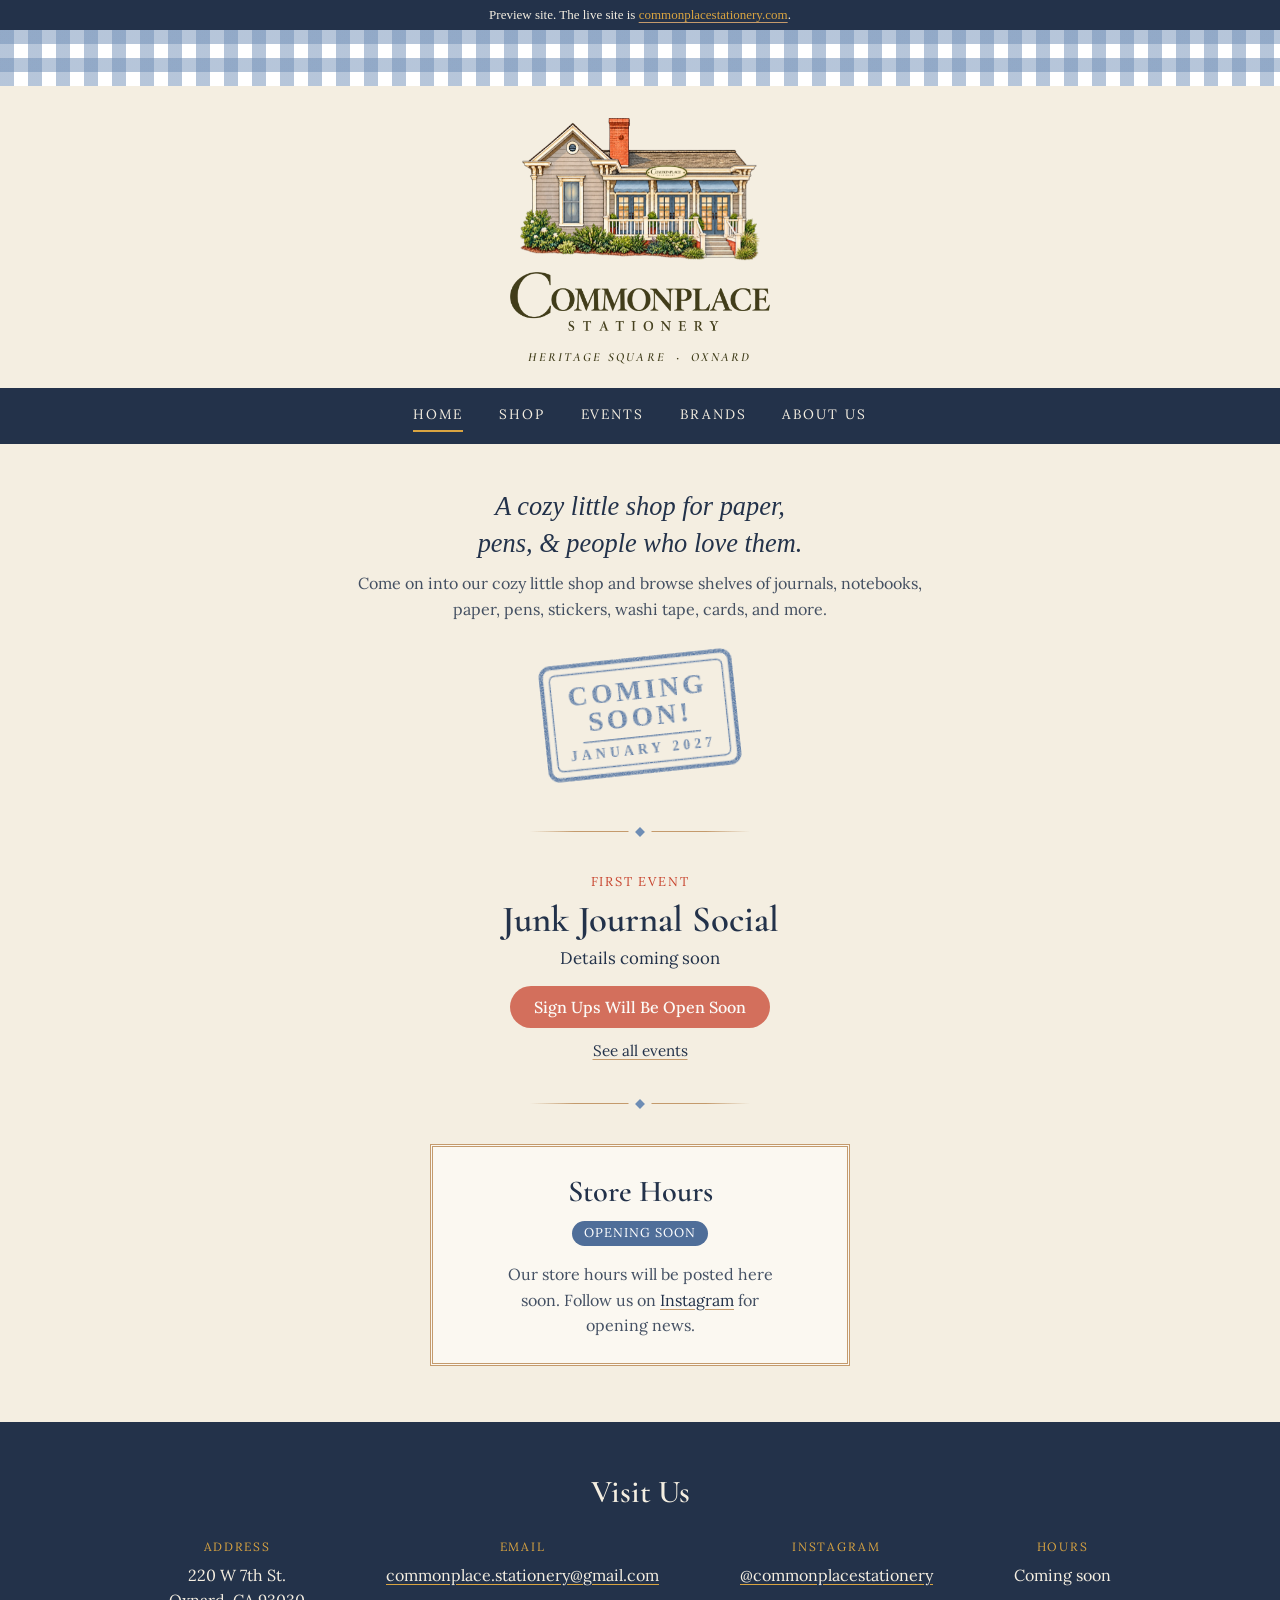
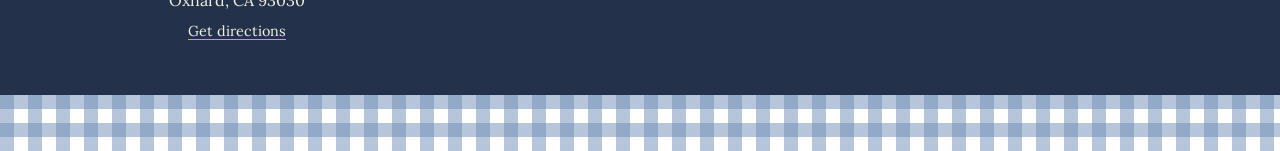
<file: index.html>
<!doctype html>
<html lang="en">
<head>
  <meta name="robots" content="noindex, nofollow">
  <meta charset="utf-8">
  <meta name="viewport" content="width=device-width, initial-scale=1, viewport-fit=cover">
  <meta name="claude:viewport-fit-sides" content="cover">
  <title>Commonplace Stationery</title>
  <meta name="description" content="A cozy little shop for paper, pens, &amp; people who love them. Journals, stickers, washi tape, pens and more at 220 W 7th St. in Oxnard, CA.">
  <link rel="icon" href="favicon.ico" sizes="any">
  <link rel="icon" href="assets/img/favicon-32.png" type="image/png" sizes="32x32">
  <link rel="apple-touch-icon" href="assets/img/apple-touch-icon.png">
  <meta name="theme-color" content="#23324A">
  <meta property="og:type" content="website">
  <meta property="og:site_name" content="Commonplace Stationery">
  <meta property="og:title" content="Commonplace Stationery">
  <meta property="og:description" content="A cozy little shop for paper, pens, &amp; people who love them. Journals, stickers, washi tape, pens and more at 220 W 7th St. in Oxnard, CA.">
  <meta property="og:url" content="https://commonplacestationery.com/">
  <meta property="og:image" content="https://commonplacestationery.com/assets/img/share.jpg">
  <meta property="og:image:width" content="1200">
  <meta property="og:image:height" content="630">
  <meta property="og:image:alt" content="Illustration of the Commonplace Stationery shop with the wordmark and tagline.">
  <meta name="twitter:card" content="summary_large_image">
  <link rel="preconnect" href="https://fonts.googleapis.com">
  <link rel="preconnect" href="https://fonts.gstatic.com" crossorigin>
  <link rel="stylesheet" href="https://fonts.googleapis.com/css2?family=Cormorant+Garamond:ital,wght@0,500;0,600;1,600&family=IM+Fell+English:ital@1&family=Lora:ital,wght@0,400;0,500;1,400&display=swap">
  <link rel="stylesheet" href="css/styles.css">
</head>
<body>
  <div style="background:#23324A;color:#F4EEE1;text-align:center;font:500 13px/1.4 Georgia,serif;padding:6px max(16px,env(safe-area-inset-left,0px))">Preview site. The live site is <a href="https://commonplacestationery.com" style="color:#D9A441">commonplacestationery.com</a>.</div>
  <div class="gingham" aria-hidden="true"></div>
  <header class="site-header">
      <img class="storefront" src="assets/img/storefront.webp" width="1522" height="901"
           alt="Illustration of the Commonplace shop: a grey clapboard cottage with a red brick chimney, blue awnings over glass doors, and a white porch framed by shrubs.">
      <h1 class="wordmark"><img src="assets/img/wordmark.webp" width="1769" height="401" alt="Commonplace Stationery"></h1>
      <p class="locale">Heritage Square <span aria-hidden="true">·</span> Oxnard</p>
  </header>
  <nav class="site-nav" aria-label="Main">
    <a href="index.html" aria-current="page">Home</a>
    <a href="shop.html">Shop</a>
    <a href="events.html">Events</a>
    <a href="brands.html">Brands</a>
    <a href="about.html">About Us</a>
  </nav>
  <main class="home">
    <div class="intro">
      <p class="tagline">A cozy little shop for paper, pens, &amp; people who love them.</p>
      <p class="intro-text">Come on into our cozy little shop and browse shelves of journals, notebooks, paper, pens, stickers, washi tape, cards, and more.</p>
      <img class="coming-soon" src="assets/img/coming-soon.svg" width="320" height="220" alt="Coming soon! January 2027">
    </div>

    <hr class="divider">

    <section class="workshop" id="workshop" aria-labelledby="workshop-title">
      <p class="eyebrow">First Event</p>
      <h2 class="workshop-name" id="workshop-title">Junk Journal Social</h2>
      <p class="workshop-date">Details coming soon</p>
      <button class="button" type="button" data-signup="" data-event="Junk Journal Social" data-event-id="junk-journal-social-2027-01-14" data-open-label="Sign Up for Our First Event" disabled>Sign Ups Will Be Open Soon</button>
      <p class="spots-note" data-spots-for="junk-journal-social-2027-01-14" hidden>Limited spots available!</p>
      <a class="text-link" href="events.html">See all events</a>
    </section>

    <hr class="divider">

    <section class="hours" aria-labelledby="hours-title">
      <h2 id="hours-title">Store Hours</h2>
      <p class="open-status is-soon">Opening Soon</p>
      <!-- Hours are hidden until opening. The full weekly table is in git history
           (commit "List store hours one day per line") and js/hours.js. -->
      <p class="hours-soon">Our store hours will be posted here soon. Follow us on <a href="https://www.instagram.com/commonplacestationery/" target="_blank" rel="noopener">Instagram</a> for opening news.</p>
    </section>
  </main>
  <footer class="site-footer" aria-labelledby="visit-title">
    <div class="footer-inner">
      <h2 id="visit-title">Visit Us</h2>
      <div class="footer-cols">
        <div class="footer-item">
          <p class="footer-label">Address</p>
          <address>220 W 7th St.<br>Oxnard, CA 93030</address>
          <a class="footer-link" href="https://www.google.com/maps/search/?api=1&amp;query=220+W+7th+St%2C+Oxnard%2C+CA+93030" target="_blank" rel="noopener">Get directions</a>
        </div>
        <div class="footer-item">
          <p class="footer-label">Email</p>
          <p><a href="mailto:commonplace.stationery@gmail.com">commonplace.stationery@<wbr>gmail.com</a></p>
        </div>
        <div class="footer-item">
          <p class="footer-label">Instagram</p>
          <p><a href="https://www.instagram.com/commonplacestationery/" target="_blank" rel="noopener">@commonplacestationery</a></p>
        </div>
        <div class="footer-item">
          <p class="footer-label">Hours</p>
          <p>Coming soon</p>
        </div>
      </div>
    </div>
  </footer>
  <div class="gingham" aria-hidden="true"></div>

  <dialog class="signup" id="signup-dialog" aria-labelledby="signup-title">
    <form class="signup-form" id="signup-form" novalidate>
      <h2 id="signup-title">Workshop Sign-Up</h2>
      <p class="signup-when" id="signup-when" hidden></p>
      <label for="signup-name">Name</label>
      <input id="signup-name" name="name" type="text" autocomplete="name" required>
      <label for="signup-email">Email</label>
      <input id="signup-email" name="email" type="email" autocomplete="email" required>
      <label for="signup-seats">Seats</label>
      <select id="signup-seats" name="seats">
        <option>1</option><option>2</option><option>3</option><option>4</option>
      </select>
      <p class="signup-error" id="signup-error" role="alert" hidden></p>
      <div class="signup-actions">
        <button class="button button--quiet" type="button" id="signup-cancel">Cancel</button>
        <button class="button" type="submit">Save My Seat</button>
      </div>
    </form>
    <div class="signup-done" id="signup-done" hidden>
      <h2>You're on the list</h2>
      <p id="signup-done-msg">We'll email you the date and time once they're set.</p>
      <button class="button" type="button" id="signup-close">Done</button>
    </div>
  </dialog>
  <script src="js/config.js"></script>
  <script src="js/workshop.js"></script>
</body>
</html>
</file>
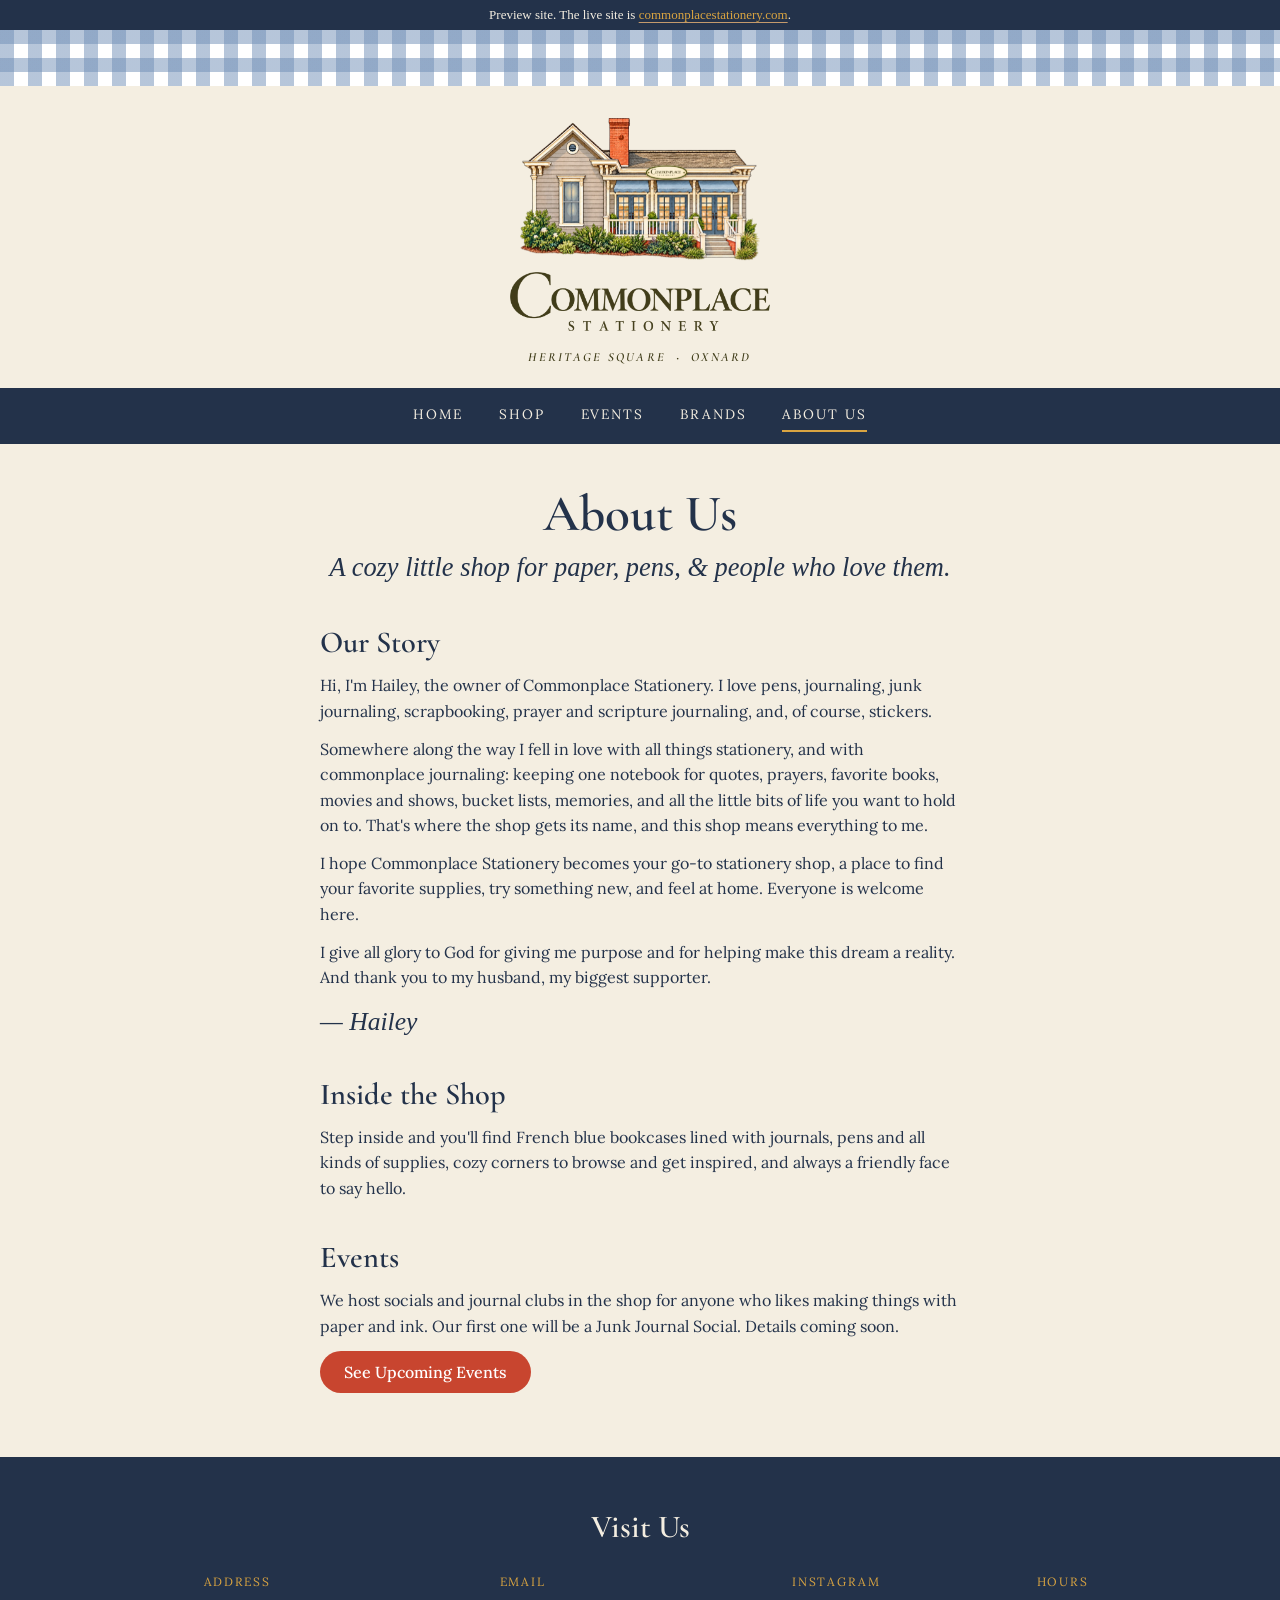
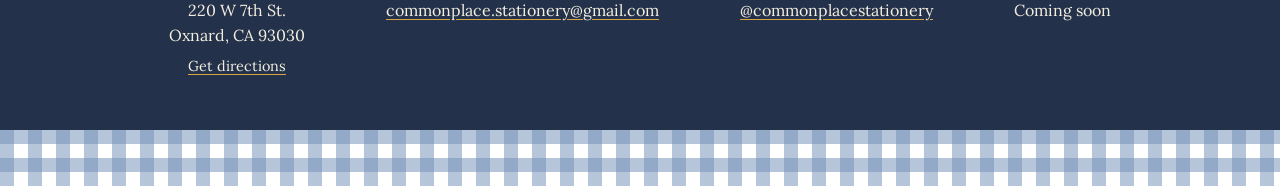
<file: about.html>
<!doctype html>
<html lang="en">
<head>
  <meta name="robots" content="noindex, nofollow">
  <meta charset="utf-8">
  <meta name="viewport" content="width=device-width, initial-scale=1, viewport-fit=cover">
  <meta name="claude:viewport-fit-sides" content="cover">
  <title>About Us · Commonplace Stationery</title>
  <meta name="description" content="The story behind Commonplace Stationery, a friendly neighborhood stationery shop.">
  <link rel="icon" href="favicon.ico" sizes="any">
  <link rel="icon" href="assets/img/favicon-32.png" type="image/png" sizes="32x32">
  <link rel="apple-touch-icon" href="assets/img/apple-touch-icon.png">
  <meta name="theme-color" content="#23324A">
  <meta property="og:type" content="website">
  <meta property="og:site_name" content="Commonplace Stationery">
  <meta property="og:title" content="About Us · Commonplace Stationery">
  <meta property="og:description" content="A cozy little shop for paper, pens, &amp; people who love them. Journals, stickers, washi tape, pens and more at 220 W 7th St. in Oxnard, CA.">
  <meta property="og:url" content="https://commonplacestationery.com/about">
  <meta property="og:image" content="https://commonplacestationery.com/assets/img/share.jpg">
  <meta property="og:image:width" content="1200">
  <meta property="og:image:height" content="630">
  <meta property="og:image:alt" content="Illustration of the Commonplace Stationery shop with the wordmark and tagline.">
  <meta name="twitter:card" content="summary_large_image">
  <link rel="preconnect" href="https://fonts.googleapis.com">
  <link rel="preconnect" href="https://fonts.gstatic.com" crossorigin>
  <link rel="stylesheet" href="https://fonts.googleapis.com/css2?family=Cormorant+Garamond:ital,wght@0,500;0,600;1,600&family=IM+Fell+English:ital@1&family=Lora:ital,wght@0,400;0,500;1,400&display=swap">
  <link rel="stylesheet" href="css/styles.css">
</head>
<body>
  <div style="background:#23324A;color:#F4EEE1;text-align:center;font:500 13px/1.4 Georgia,serif;padding:6px max(16px,env(safe-area-inset-left,0px))">Preview site. The live site is <a href="https://commonplacestationery.com" style="color:#D9A441">commonplacestationery.com</a>.</div>
  <div class="gingham" aria-hidden="true"></div>
  <header class="site-header">
      <img class="storefront" src="assets/img/storefront.webp" width="1522" height="901"
           alt="Illustration of the Commonplace shop: a grey clapboard cottage with a red brick chimney, blue awnings over glass doors, and a white porch framed by shrubs.">
      <a class="wordmark" href="index.html"><img src="assets/img/wordmark.webp" width="1769" height="401" alt="Commonplace Stationery, home"></a>
      <p class="locale">Heritage Square <span aria-hidden="true">·</span> Oxnard</p>
  </header>
  <nav class="site-nav" aria-label="Main">
    <a href="index.html">Home</a>
    <a href="shop.html">Shop</a>
    <a href="events.html">Events</a>
    <a href="brands.html">Brands</a>
    <a href="about.html" aria-current="page">About Us</a>
  </nav>
  <main class="page">
    <header class="page-header">
      <h1>About Us</h1>
      <p class="tagline">A cozy little shop for paper, pens, &amp; people who love them.</p>
    </header>

    <section class="prose" aria-labelledby="story-title">
      <h2 id="story-title">Our Story</h2>
      <p>Hi, I'm Hailey, the owner of Commonplace Stationery. I love pens, journaling, junk journaling, scrapbooking, prayer and scripture journaling, and, of course, stickers.</p>
      <p>Somewhere along the way I fell in love with all things stationery, and with commonplace journaling: keeping one notebook for quotes, prayers, favorite books, movies and shows, bucket lists, memories, and all the little bits of life you want to hold on to. That's where the shop gets its name, and this shop means everything to me.</p>
      <p>I hope Commonplace Stationery becomes your go-to stationery shop, a place to find your favorite supplies, try something new, and feel at home. Everyone is welcome here.</p>
      <p>I give all glory to God for giving me purpose and for helping make this dream a reality. And thank you to my husband, my biggest supporter.</p>
      <p class="signature">Hailey</p>
    </section>

    <section class="prose" aria-labelledby="shop-title">
      <h2 id="shop-title">Inside the Shop</h2>
      <p>Step inside and you'll find French blue bookcases lined with journals, pens and all kinds of supplies, cozy corners to browse and get inspired, and always a friendly face to say hello.</p>
    </section>

    <section class="prose" aria-labelledby="workshops-title">
      <h2 id="workshops-title">Events</h2>
      <p>We host socials and journal clubs in the shop for anyone who likes making things with paper and ink. Our first one will be a Junk Journal Social. Details coming soon.</p>
      <p><a class="button" href="events.html">See Upcoming Events</a></p>
    </section>
  </main>
  <footer class="site-footer" aria-labelledby="visit-title">
    <div class="footer-inner">
      <h2 id="visit-title">Visit Us</h2>
      <div class="footer-cols">
        <div class="footer-item">
          <p class="footer-label">Address</p>
          <address>220 W 7th St.<br>Oxnard, CA 93030</address>
          <a class="footer-link" href="https://www.google.com/maps/search/?api=1&amp;query=220+W+7th+St%2C+Oxnard%2C+CA+93030" target="_blank" rel="noopener">Get directions</a>
        </div>
        <div class="footer-item">
          <p class="footer-label">Email</p>
          <p><a href="mailto:commonplace.stationery@gmail.com">commonplace.stationery@<wbr>gmail.com</a></p>
        </div>
        <div class="footer-item">
          <p class="footer-label">Instagram</p>
          <p><a href="https://www.instagram.com/commonplacestationery/" target="_blank" rel="noopener">@commonplacestationery</a></p>
        </div>
        <div class="footer-item">
          <p class="footer-label">Hours</p>
          <p>Coming soon</p>
        </div>
      </div>
    </div>
  </footer>
  <div class="gingham" aria-hidden="true"></div>
</body>
</html>
</file>
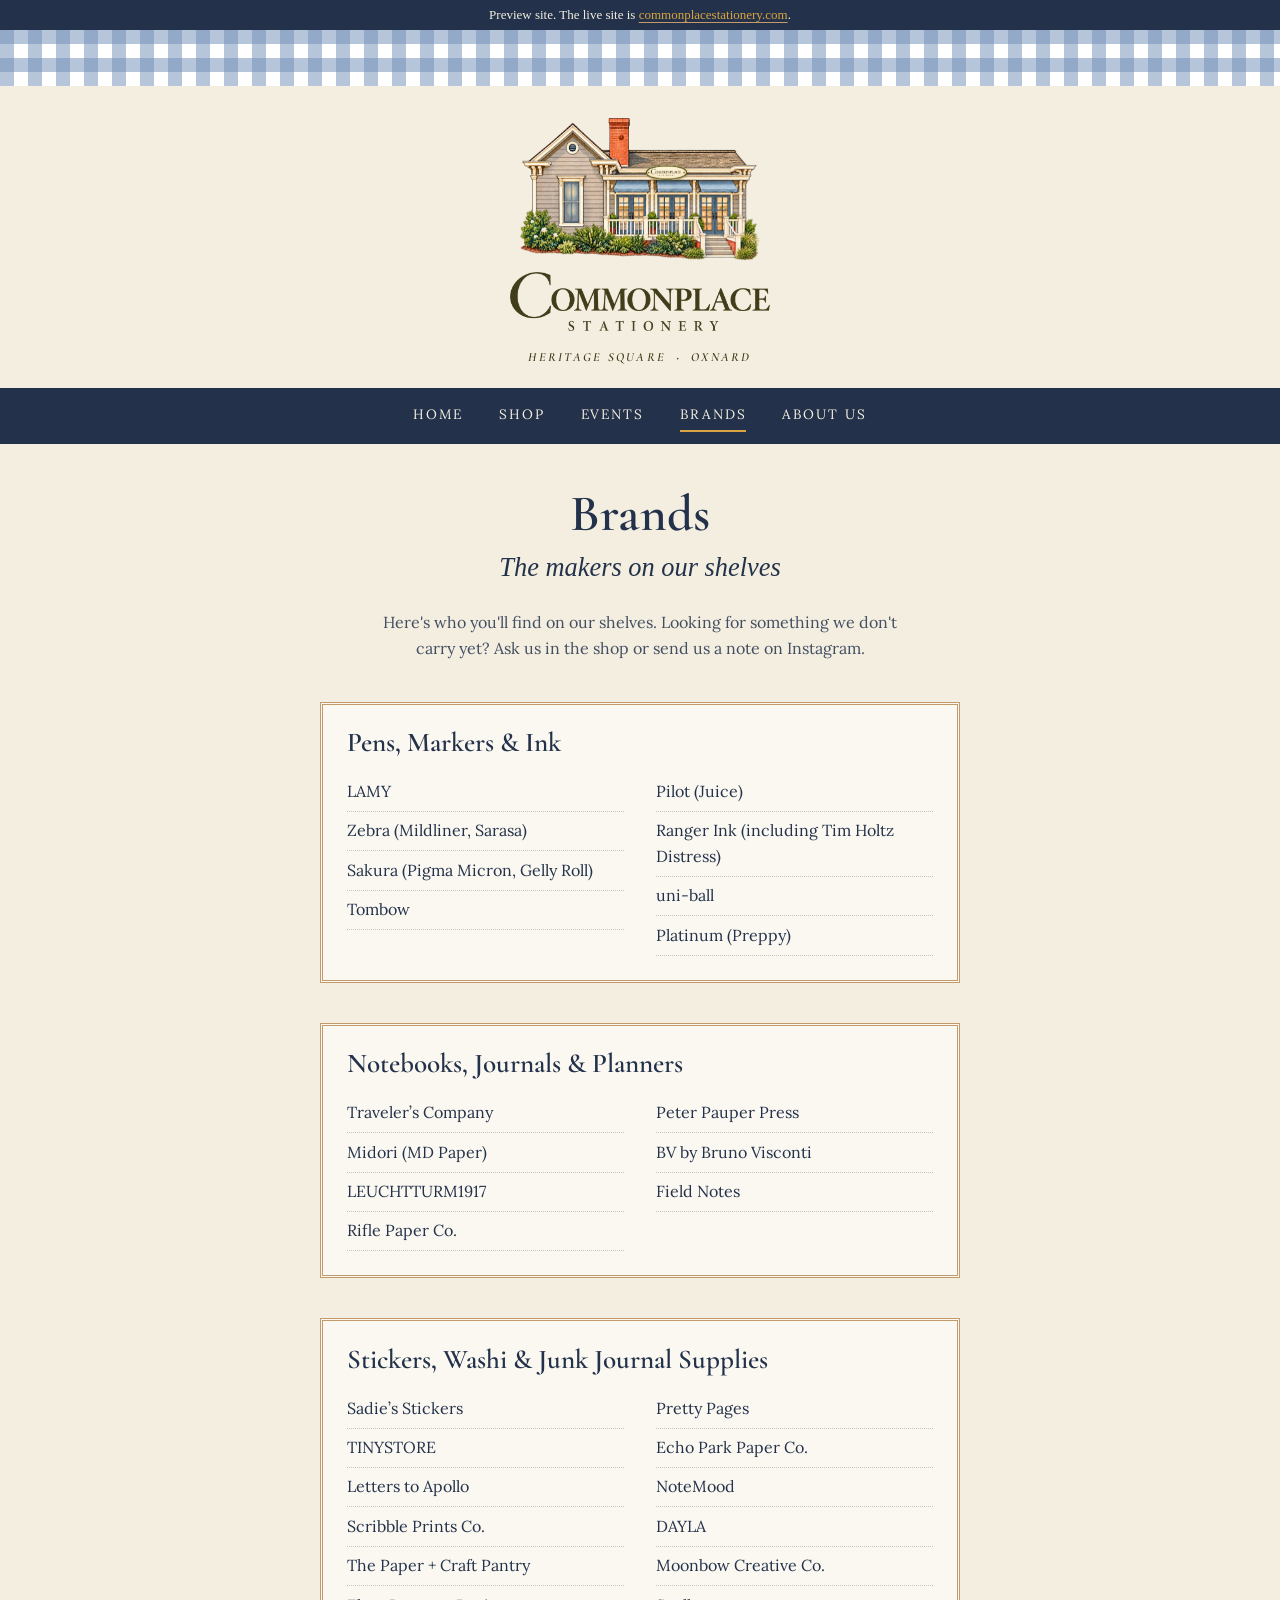
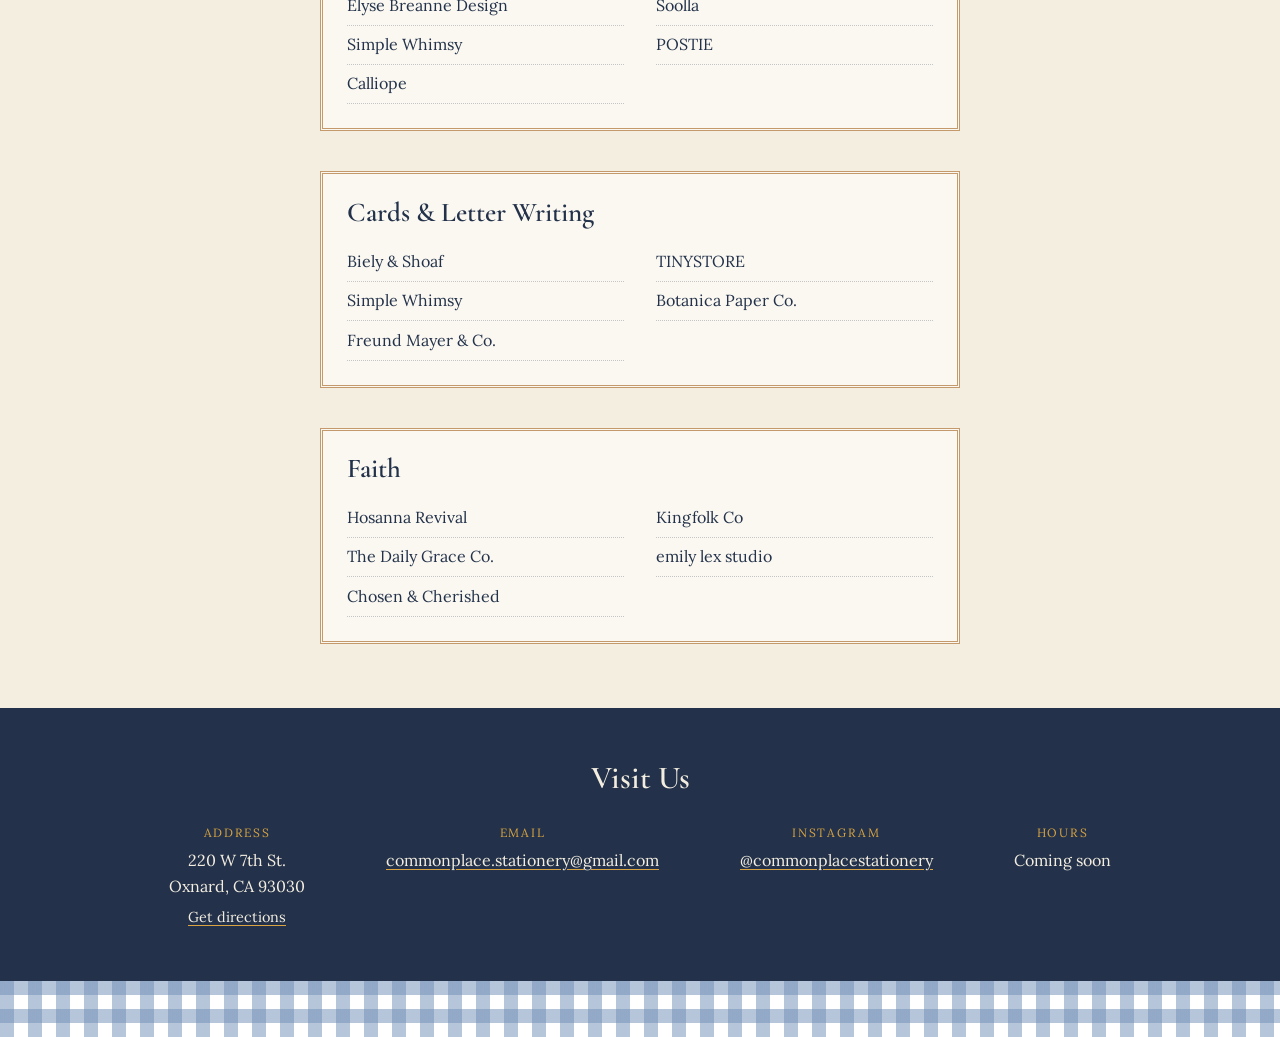
<file: brands.html>
<!doctype html>
<html lang="en">
<head>
  <meta name="robots" content="noindex, nofollow">
  <meta charset="utf-8">
  <meta name="viewport" content="width=device-width, initial-scale=1, viewport-fit=cover">
  <meta name="claude:viewport-fit-sides" content="cover">
  <title>Brands · Commonplace Stationery</title>
  <meta name="description" content="The pen, paper and stationery brands carried at Commonplace Stationery.">
  <link rel="icon" href="favicon.ico" sizes="any">
  <link rel="icon" href="assets/img/favicon-32.png" type="image/png" sizes="32x32">
  <link rel="apple-touch-icon" href="assets/img/apple-touch-icon.png">
  <meta name="theme-color" content="#23324A">
  <meta property="og:type" content="website">
  <meta property="og:site_name" content="Commonplace Stationery">
  <meta property="og:title" content="Brands · Commonplace Stationery">
  <meta property="og:description" content="A cozy little shop for paper, pens, &amp; people who love them. Journals, stickers, washi tape, pens and more at 220 W 7th St. in Oxnard, CA.">
  <meta property="og:url" content="https://commonplacestationery.com/brands">
  <meta property="og:image" content="https://commonplacestationery.com/assets/img/share.jpg">
  <meta property="og:image:width" content="1200">
  <meta property="og:image:height" content="630">
  <meta property="og:image:alt" content="Illustration of the Commonplace Stationery shop with the wordmark and tagline.">
  <meta name="twitter:card" content="summary_large_image">
  <link rel="preconnect" href="https://fonts.googleapis.com">
  <link rel="preconnect" href="https://fonts.gstatic.com" crossorigin>
  <link rel="stylesheet" href="https://fonts.googleapis.com/css2?family=Cormorant+Garamond:ital,wght@0,500;0,600;1,600&family=IM+Fell+English:ital@1&family=Lora:ital,wght@0,400;0,500;1,400&display=swap">
  <link rel="stylesheet" href="css/styles.css">
</head>
<body>
  <div style="background:#23324A;color:#F4EEE1;text-align:center;font:500 13px/1.4 Georgia,serif;padding:6px max(16px,env(safe-area-inset-left,0px))">Preview site. The live site is <a href="https://commonplacestationery.com" style="color:#D9A441">commonplacestationery.com</a>.</div>
  <div class="gingham" aria-hidden="true"></div>
  <header class="site-header">
      <img class="storefront" src="assets/img/storefront.webp" width="1522" height="901"
           alt="Illustration of the Commonplace shop: a grey clapboard cottage with a red brick chimney, blue awnings over glass doors, and a white porch framed by shrubs.">
      <a class="wordmark" href="index.html"><img src="assets/img/wordmark.webp" width="1769" height="401" alt="Commonplace Stationery, home"></a>
      <p class="locale">Heritage Square <span aria-hidden="true">·</span> Oxnard</p>
  </header>
  <nav class="site-nav" aria-label="Main">
    <a href="index.html">Home</a>
    <a href="shop.html">Shop</a>
    <a href="events.html">Events</a>
    <a href="brands.html" aria-current="page">Brands</a>
    <a href="about.html">About Us</a>
  </nav>
  <main class="page">
    <header class="page-header">
      <h1>Brands</h1>
      <p class="tagline">The makers on our shelves</p>
    </header>

    <p class="brands-intro">Here's who you'll find on our shelves. Looking for something we don't carry yet? Ask us in the shop or send us a note on Instagram.</p>

    <section class="brand-group" aria-labelledby="brands-pens">
      <h2 id="brands-pens">Pens, Markers &amp; Ink</h2>
      <ul class="brand-list">
          <li>LAMY</li>
          <li>Zebra (Mildliner, Sarasa)</li>
          <li>Sakura (Pigma Micron, Gelly Roll)</li>
          <li>Tombow</li>
          <li>Pilot (Juice)</li>
          <li>Ranger Ink (including Tim Holtz Distress)</li>
          <li>uni-ball</li>
          <li>Platinum (Preppy)</li>
      </ul>
    </section>

    <section class="brand-group" aria-labelledby="brands-notebooks">
      <h2 id="brands-notebooks">Notebooks, Journals &amp; Planners</h2>
      <ul class="brand-list">
          <li>Traveler’s Company</li>
          <li>Midori (MD Paper)</li>
          <li>LEUCHTTURM1917</li>
          <li>Rifle Paper Co.</li>
          <li>Peter Pauper Press</li>
          <li>BV by Bruno Visconti</li>
          <li>Field Notes</li>
      </ul>
    </section>

    <section class="brand-group" aria-labelledby="brands-stickers">
      <h2 id="brands-stickers">Stickers, Washi &amp; Junk Journal Supplies</h2>
      <ul class="brand-list">
          <li>Sadie’s Stickers</li>
          <li>TINYSTORE</li>
          <li>Letters to Apollo</li>
          <li>Scribble Prints Co.</li>
          <li>The Paper + Craft Pantry</li>
          <li>Elyse Breanne Design</li>
          <li>Simple Whimsy</li>
          <li>Calliope</li>
          <li>Pretty Pages</li>
          <li>Echo Park Paper Co.</li>
          <li>NoteMood</li>
          <li>DAYLA</li>
          <li>Moonbow Creative Co.</li>
          <li>Soolla</li>
          <li>POSTIE</li>
      </ul>
    </section>

    <section class="brand-group" aria-labelledby="brands-cards">
      <h2 id="brands-cards">Cards &amp; Letter Writing</h2>
      <ul class="brand-list">
          <li>Biely &amp; Shoaf</li>
          <li>Simple Whimsy</li>
          <li>Freund Mayer &amp; Co.</li>
          <li>TINYSTORE</li>
          <li>Botanica Paper Co.</li>
      </ul>
    </section>

    <section class="brand-group" aria-labelledby="brands-faith">
      <h2 id="brands-faith">Faith</h2>
      <ul class="brand-list">
          <li>Hosanna Revival</li>
          <li>The Daily Grace Co.</li>
          <li>Chosen &amp; Cherished</li>
          <li>Kingfolk Co</li>
          <li>emily lex studio</li>
      </ul>
    </section>
  </main>
  <footer class="site-footer" aria-labelledby="visit-title">
    <div class="footer-inner">
      <h2 id="visit-title">Visit Us</h2>
      <div class="footer-cols">
        <div class="footer-item">
          <p class="footer-label">Address</p>
          <address>220 W 7th St.<br>Oxnard, CA 93030</address>
          <a class="footer-link" href="https://www.google.com/maps/search/?api=1&amp;query=220+W+7th+St%2C+Oxnard%2C+CA+93030" target="_blank" rel="noopener">Get directions</a>
        </div>
        <div class="footer-item">
          <p class="footer-label">Email</p>
          <p><a href="mailto:commonplace.stationery@gmail.com">commonplace.stationery@<wbr>gmail.com</a></p>
        </div>
        <div class="footer-item">
          <p class="footer-label">Instagram</p>
          <p><a href="https://www.instagram.com/commonplacestationery/" target="_blank" rel="noopener">@commonplacestationery</a></p>
        </div>
        <div class="footer-item">
          <p class="footer-label">Hours</p>
          <p>Coming soon</p>
        </div>
      </div>
    </div>
  </footer>
  <div class="gingham" aria-hidden="true"></div>
</body>
</html>
</file>
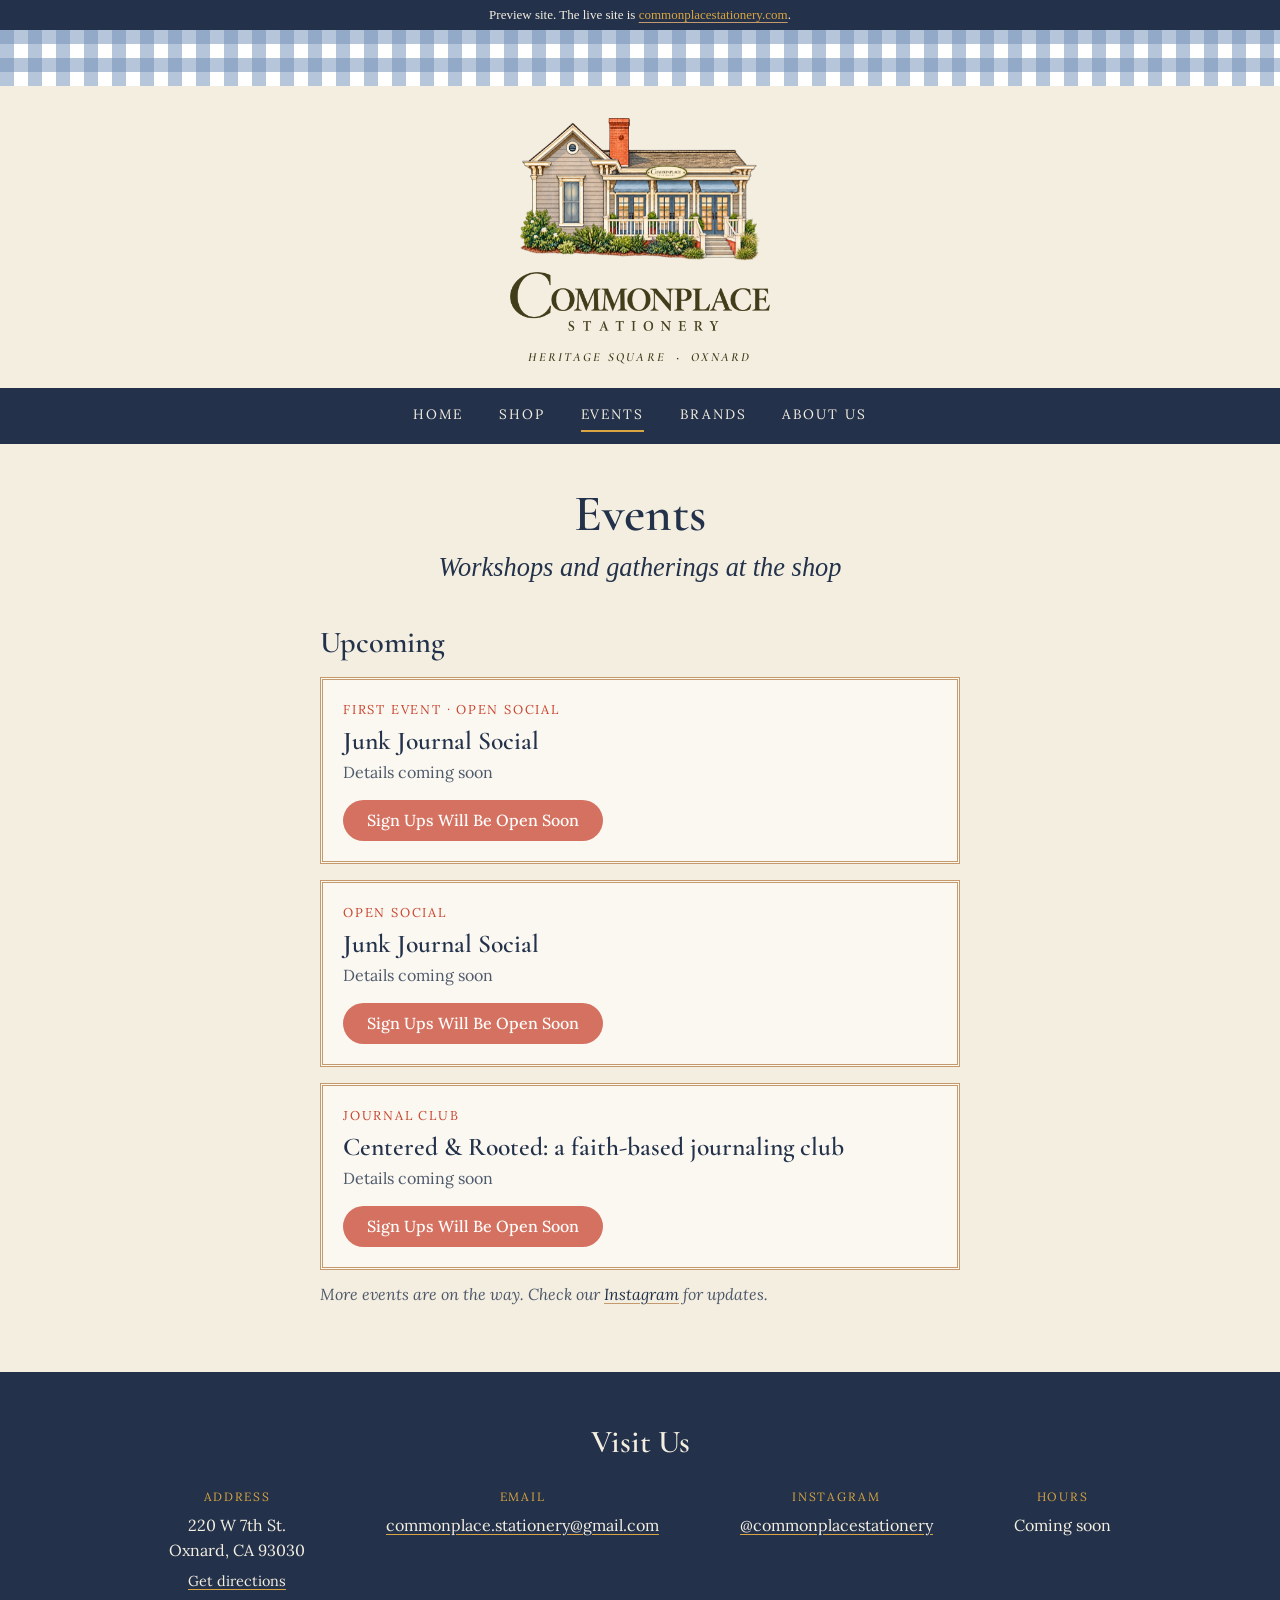
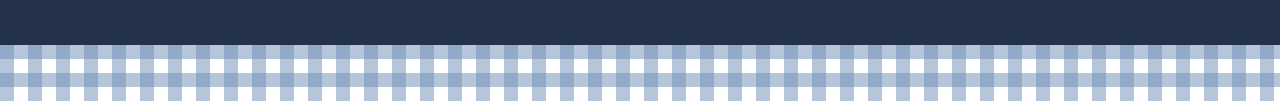
<file: events.html>
<!doctype html>
<html lang="en">
<head>
  <meta name="robots" content="noindex, nofollow">
  <meta charset="utf-8">
  <meta name="viewport" content="width=device-width, initial-scale=1, viewport-fit=cover">
  <meta name="claude:viewport-fit-sides" content="cover">
  <title>Events · Commonplace Stationery</title>
  <meta name="description" content="Workshops and events at Commonplace Stationery.">
  <link rel="icon" href="favicon.ico" sizes="any">
  <link rel="icon" href="assets/img/favicon-32.png" type="image/png" sizes="32x32">
  <link rel="apple-touch-icon" href="assets/img/apple-touch-icon.png">
  <meta name="theme-color" content="#23324A">
  <meta property="og:type" content="website">
  <meta property="og:site_name" content="Commonplace Stationery">
  <meta property="og:title" content="Events · Commonplace Stationery">
  <meta property="og:description" content="A cozy little shop for paper, pens, &amp; people who love them. Journals, stickers, washi tape, pens and more at 220 W 7th St. in Oxnard, CA.">
  <meta property="og:url" content="https://commonplacestationery.com/events">
  <meta property="og:image" content="https://commonplacestationery.com/assets/img/share.jpg">
  <meta property="og:image:width" content="1200">
  <meta property="og:image:height" content="630">
  <meta property="og:image:alt" content="Illustration of the Commonplace Stationery shop with the wordmark and tagline.">
  <meta name="twitter:card" content="summary_large_image">
  <link rel="preconnect" href="https://fonts.googleapis.com">
  <link rel="preconnect" href="https://fonts.gstatic.com" crossorigin>
  <link rel="stylesheet" href="https://fonts.googleapis.com/css2?family=Cormorant+Garamond:ital,wght@0,500;0,600;1,600&family=IM+Fell+English:ital@1&family=Lora:ital,wght@0,400;0,500;1,400&display=swap">
  <link rel="stylesheet" href="css/styles.css">
</head>
<body>
  <div style="background:#23324A;color:#F4EEE1;text-align:center;font:500 13px/1.4 Georgia,serif;padding:6px max(16px,env(safe-area-inset-left,0px))">Preview site. The live site is <a href="https://commonplacestationery.com" style="color:#D9A441">commonplacestationery.com</a>.</div>
  <div class="gingham" aria-hidden="true"></div>
  <header class="site-header">
      <img class="storefront" src="assets/img/storefront.webp" width="1522" height="901"
           alt="Illustration of the Commonplace shop: a grey clapboard cottage with a red brick chimney, blue awnings over glass doors, and a white porch framed by shrubs.">
      <a class="wordmark" href="index.html"><img src="assets/img/wordmark.webp" width="1769" height="401" alt="Commonplace Stationery, home"></a>
      <p class="locale">Heritage Square <span aria-hidden="true">·</span> Oxnard</p>
  </header>
  <nav class="site-nav" aria-label="Main">
    <a href="index.html">Home</a>
    <a href="shop.html">Shop</a>
    <a href="events.html" aria-current="page">Events</a>
    <a href="brands.html">Brands</a>
    <a href="about.html">About Us</a>
  </nav>
  <main class="page">
    <header class="page-header">
      <h1>Events</h1>
      <p class="tagline">Workshops and gatherings at the shop</p>
    </header>

    <section class="prose" aria-labelledby="upcoming-title">
      <h2 id="upcoming-title">Upcoming</h2>
      <ul class="event-list">
        <li class="event">
          <div class="event-body">
            <p class="eyebrow">First Event · Open Social</p>
            <h3>Junk Journal Social</h3>
            <p class="event-meta">Details coming soon</p>
            <p class="spots-note" data-spots-for="junk-journal-social-2027-01-14" hidden>Limited spots available!</p>
            <div class="event-actions">
              <button class="button" type="button" data-signup="" data-event="Junk Journal Social" data-event-id="junk-journal-social-2027-01-14" data-open-label="Sign Up" disabled>Sign Ups Will Be Open Soon</button>
            </div>
          </div>
        </li>
        <li class="event">
          <div class="event-body">
            <p class="eyebrow">Open Social</p>
            <h3>Junk Journal Social</h3>
            <p class="event-meta">Details coming soon</p>
            <p class="spots-note" data-spots-for="junk-journal-social-2027-01-17" hidden>Limited spots available!</p>
            <div class="event-actions">
              <button class="button" type="button" data-signup="" data-event="Junk Journal Social" data-event-id="junk-journal-social-2027-01-17" data-open-label="Sign Up" disabled>Sign Ups Will Be Open Soon</button>
            </div>
          </div>
        </li>
        <li class="event">
          <div class="event-body">
            <p class="eyebrow">Journal Club</p>
            <h3>Centered &amp; Rooted: a faith-based journaling club</h3>
            <p class="event-meta">Details coming soon</p>
            <p class="spots-note" data-spots-for="centered-rooted-2027-01-21" hidden>Limited spots available!</p>
            <div class="event-actions">
              <button class="button" type="button" data-signup="" data-event="Centered &amp; Rooted" data-event-id="centered-rooted-2027-01-21" data-open-label="Sign Up" disabled>Sign Ups Will Be Open Soon</button>
            </div>
          </div>
        </li>
      </ul>
      <p class="event-note">More events are on the way. Check our <a href="https://www.instagram.com/commonplacestationery/" target="_blank" rel="noopener">Instagram</a> for updates.</p>
    </section>
  </main>
  <footer class="site-footer" aria-labelledby="visit-title">
    <div class="footer-inner">
      <h2 id="visit-title">Visit Us</h2>
      <div class="footer-cols">
        <div class="footer-item">
          <p class="footer-label">Address</p>
          <address>220 W 7th St.<br>Oxnard, CA 93030</address>
          <a class="footer-link" href="https://www.google.com/maps/search/?api=1&amp;query=220+W+7th+St%2C+Oxnard%2C+CA+93030" target="_blank" rel="noopener">Get directions</a>
        </div>
        <div class="footer-item">
          <p class="footer-label">Email</p>
          <p><a href="mailto:commonplace.stationery@gmail.com">commonplace.stationery@<wbr>gmail.com</a></p>
        </div>
        <div class="footer-item">
          <p class="footer-label">Instagram</p>
          <p><a href="https://www.instagram.com/commonplacestationery/" target="_blank" rel="noopener">@commonplacestationery</a></p>
        </div>
        <div class="footer-item">
          <p class="footer-label">Hours</p>
          <p>Coming soon</p>
        </div>
      </div>
    </div>
  </footer>
  <div class="gingham" aria-hidden="true"></div>

  <dialog class="signup" id="signup-dialog" aria-labelledby="signup-title">
    <form class="signup-form" id="signup-form" novalidate>
      <h2 id="signup-title">Workshop Sign-Up</h2>
      <p class="signup-when" id="signup-when" hidden></p>
      <label for="signup-name">Name</label>
      <input id="signup-name" name="name" type="text" autocomplete="name" required>
      <label for="signup-email">Email</label>
      <input id="signup-email" name="email" type="email" autocomplete="email" required>
      <label for="signup-seats">Seats</label>
      <select id="signup-seats" name="seats">
        <option>1</option><option>2</option><option>3</option><option>4</option>
      </select>
      <p class="signup-error" id="signup-error" role="alert" hidden></p>
      <div class="signup-actions">
        <button class="button button--quiet" type="button" id="signup-cancel">Cancel</button>
        <button class="button" type="submit">Save My Seat</button>
      </div>
    </form>
    <div class="signup-done" id="signup-done" hidden>
      <h2>You're on the list</h2>
      <p id="signup-done-msg">We'll email you the date and time once they're set.</p>
      <button class="button" type="button" id="signup-close">Done</button>
    </div>
  </dialog>
  <script src="js/config.js"></script>
  <script src="js/workshop.js"></script>
</body>
</html>
</file>
<file: css/styles.css>
/* Commonplace Stationery
   Layout: a single quiet column on warm cream; storefront, wordmark, then menu,
   blue gingham along the bottom like a table runner. */
:root {
  /* Palette (brand/palette.png) */
  --french-blue: #6E8DB5;  /* hero color: shelves, logo mark, stamps */
  --warm-cream:  #F4EEE1;  /* walls and backgrounds */
  --natural-oak: #C49A6C;  /* counter, journaling table, crates */
  --ink-navy:    #23324A;  /* text, logo type, price cards */
  --tomato-red:  #C8452F;  /* small pops: "new in" tags, events */
  --ochre:       #D9A441;  /* optional second pop, used sparingly */

  /* Roles */
  --bg: var(--warm-cream);
  --fg: var(--ink-navy);
  --accent: var(--french-blue);

  /* Type */
  --font-display: "Cormorant Garamond", "Iowan Old Style", Garamond, Georgia, serif;
  --font-body: "Lora", Georgia, "Times New Roman", serif;
  --font-tagline: "IM Fell English", "Iowan Old Style", Garamond, Georgia, serif;

  color-scheme: light;
}

*, *::before, *::after { box-sizing: border-box; }

[hidden] { display: none !important; }

html, body { min-height: 100%; }

body {
  margin: 0;
  background: var(--bg);
  color: var(--fg);
  font-family: var(--font-body);
  font-size: 1rem;
  line-height: 1.6;
  display: flex;
  flex-direction: column;
  min-height: 100vh;
}

img { max-width: 100%; height: auto; display: block; }

.home {
  flex: 1;
  display: flex;
  flex-direction: column;
  align-items: center;
  gap: clamp(1.75rem, 4vw, 2.5rem);
  padding-block: clamp(1.75rem, 4vw, 2.75rem) clamp(2rem, 5vw, 3.5rem);
  padding-left: max(16px, env(safe-area-inset-left, 0px));
  padding-right: max(16px, env(safe-area-inset-right, 0px));
}

/* Site header: storefront, wordmark, then the menu */
.site-header {
  display: flex;
  flex-direction: column;
  align-items: center;
  gap: 0.75rem;
  padding-block: clamp(1.25rem, 3vw, 2rem) 0;
  padding-left: max(16px, env(safe-area-inset-left, 0px));
  padding-right: max(16px, env(safe-area-inset-right, 0px));
}
.storefront { width: min(240px, 56%); }
.wordmark { display: block; margin: 0; width: min(260px, 60%); }
/* Location line under the wordmark, in the wordmark's olive ink */
.locale {
  margin: 0.3rem 0 0;
  font-family: var(--font-display);
  font-style: italic;
  font-weight: 600;
  font-size: 0.78rem;
  letter-spacing: 0.18em;
  text-transform: uppercase;
  color: #3F3C19;
}
.locale span { margin: 0 0.3em; font-size: 1.25em; line-height: 0; vertical-align: -0.05em; }

/* Blue gingham band: two translucent stripe layers crossing */
.gingham {
  height: 56px; /* about the height of the menu bar */
  background-color: #fff;
  background-image:
    linear-gradient(90deg, rgb(110 141 181 / .5) 50%, transparent 50%),
    linear-gradient(rgb(110 141 181 / .5) 50%, transparent 50%);
  background-size: 28px 28px;
}

@media (prefers-reduced-motion: no-preference) {
  .storefront { animation: settle .9s ease-out both; }
  @keyframes settle {
    from { opacity: .4; transform: translateY(8px); }
    to   { opacity: 1;  transform: none; }
  }
}

/* Home intro: tagline and a short description */
.intro {
  display: flex;
  flex-direction: column;
  align-items: center;
  gap: 0.6rem;
  max-width: 36rem;
  text-align: center;
}
.intro .tagline { margin: 0; }
.coming-soon { width: min(220px, 60%); margin-top: 0.5rem; }
.intro-text { margin: 0; max-width: 60ch; color: rgb(35 50 74 / 0.85); text-wrap: pretty; }

/* Tagline, set in old letterpress italic to sit with the wordmark */
.tagline {
  margin: 0 0 0.75rem;
  font-family: var(--font-tagline);
  font-style: italic;
  font-weight: 400;
  font-size: clamp(1.3rem, 3vw, 1.65rem);
  line-height: 1.4;
  color: var(--ink-navy);
  text-align: center;
  text-wrap: balance;
}

/* Store hours, set like the card on the shop door */
.hours {
  width: min(420px, 100%);
  display: flex;
  flex-direction: column;
  align-items: center;
  gap: 0.75rem;
  padding: 1.75rem 1.5rem 1.5rem;
  border: 3px double var(--natural-oak);
  background: #FBF8F1;
}

.hours h2 {
  margin: 0;
  font-family: var(--font-display);
  font-weight: 600;
  font-size: 1.9rem;
  line-height: 1.1;
  color: var(--ink-navy);
}

.open-status {
  margin: 0;
  padding: 0.15rem 0.75rem;
  border-radius: 999px;
  font-size: 0.8rem;
  letter-spacing: 0.08em;
  text-transform: uppercase;
  color: #fff;
  background: var(--tomato-red);
}
.open-status.is-open { background: var(--french-blue); }
.open-status.is-soon { background: #4F6E99; }
.hours-soon { margin: 0.25rem 0 0; text-align: center; max-width: 30ch; color: rgb(35 50 74 / 0.85); }

.hours-table {
  width: 100%;
  border-collapse: collapse;
  font-variant-numeric: tabular-nums;
}
.hours-table th,
.hours-table td {
  padding: 0.45rem 0.75rem;
  border-bottom: 1px dotted rgb(35 50 74 / 0.25);
}
.hours-table tr:last-child th,
.hours-table tr:last-child td { border-bottom: 0; }
.hours-table th { text-align: left; font-weight: 500; }
.hours-table td { text-align: right; }
.hours-table tr.today {
  background: rgb(110 141 181 / 0.16);
  font-weight: 600;
}
.hours-table tr.today th { font-weight: 600; }

/* Buttons */
.button {
  appearance: none;
  border: 0;
  border-radius: 999px;
  padding: 0.7rem 1.5rem;
  font: 500 1rem/1.2 var(--font-body);
  color: #fff;
  background: var(--tomato-red);
  cursor: pointer;
  transition: background-color .15s ease, transform .15s ease;
}
.button:hover { background: #B03A26; }
.button:active { transform: translateY(1px); }
.button:focus-visible { outline: 3px solid var(--french-blue); outline-offset: 3px; }
.button--quiet {
  color: var(--ink-navy);
  background: transparent;
  box-shadow: inset 0 0 0 1px rgb(35 50 74 / 0.35);
}
.button--quiet:hover { background: rgb(35 50 74 / 0.06); }

/* Next workshop */
.workshop {
  display: flex;
  flex-direction: column;
  align-items: center;
  gap: 0.35rem;
  text-align: center;
}
.eyebrow {
  margin: 0;
  font-size: 0.8rem;
  letter-spacing: 0.14em;
  text-transform: uppercase;
  color: var(--tomato-red);
}
.workshop-name {
  margin: 0.1rem 0 0;
  font-family: var(--font-display);
  font-weight: 600;
  font-size: clamp(1.9rem, 4.5vw, 2.3rem);
  line-height: 1.1;
  text-wrap: balance;
}
.workshop-date {
  margin: 0 0 0.6rem;
  font-size: 1.05rem;
  line-height: 1.5;
}

/* Sign-up dialog */
.signup {
  width: min(400px, calc(100% - 32px));
  border: 3px double var(--natural-oak);
  padding: 1.75rem 1.5rem 1.5rem;
  background: #FBF8F1;
  color: var(--ink-navy);
}
.signup::backdrop { background: rgb(35 50 74 / 0.45); }
.signup h2 {
  margin: 0;
  font-family: var(--font-display);
  font-weight: 600;
  font-size: 1.8rem;
  line-height: 1.1;
}
.signup-form { display: flex; flex-direction: column; gap: 0.4rem; }
.signup-when { margin: 0 0 0.75rem; font-style: italic; }
.signup label { font-size: 0.9rem; font-weight: 500; margin-top: 0.35rem; }
.signup input,
.signup select {
  font: 1rem var(--font-body);
  color: var(--ink-navy);
  padding: 0.55rem 0.7rem;
  border: 1px solid rgb(35 50 74 / 0.3);
  border-radius: 6px;
  background: #fff;
}
.signup input:focus-visible,
.signup select:focus-visible { outline: 2px solid var(--french-blue); outline-offset: 1px; }
.signup-error { margin: 0.25rem 0 0; color: #A8361F; font-size: 0.9rem; }
.signup-actions { display: flex; flex-wrap: wrap; justify-content: flex-end; gap: 0.6rem; margin-top: 1rem; }
.signup-done { display: flex; flex-direction: column; align-items: flex-start; gap: 0.6rem; }
.signup-done p { margin: 0 0 0.5rem; }

a { color: var(--ink-navy); text-decoration-color: var(--natural-oak); text-underline-offset: 3px; }
a:focus-visible { outline: 3px solid var(--french-blue); outline-offset: 3px; border-radius: 2px; }
a.button { display: inline-block; text-decoration: none; color: #fff; }

/* Site navigation: a full-width Ink Navy band under the wordmark */
.site-nav {
  display: flex;
  justify-content: center;
  flex-wrap: wrap;
  gap: 0.25rem 2.25rem;
  margin-top: 1.25rem;
  padding-block: 0.7rem;
  padding-left: max(16px, env(safe-area-inset-left, 0px));
  padding-right: max(16px, env(safe-area-inset-right, 0px));
  background: var(--ink-navy);
  font-size: 0.85rem;
  letter-spacing: 0.14em;
  text-transform: uppercase;
}
.site-nav a {
  color: var(--warm-cream);
  text-decoration: none;
  padding-block: 0.3rem;
  border-bottom: 2px solid transparent;
}
.site-nav a:hover { border-bottom-color: var(--natural-oak); }
.site-nav a[aria-current="page"] { border-bottom-color: var(--ochre); }
.site-nav a:focus-visible { outline-color: var(--ochre); }

/* Inner pages */
.page {
  flex: 1;
  width: 100%;
  max-width: calc(640px + 2 * max(16px, env(safe-area-inset-left, 0px)));
  margin-inline: auto;
  display: flex;
  flex-direction: column;
  gap: 2.5rem;
  padding-block: clamp(1.75rem, 4vw, 2.75rem) clamp(2.5rem, 6vw, 4rem);
  padding-left: max(16px, env(safe-area-inset-left, 0px));
  padding-right: max(16px, env(safe-area-inset-right, 0px));
}
.page-header {
  display: flex;
  flex-direction: column;
  align-items: center;
  gap: 0.5rem;
  text-align: center;
}
.page-header h1 {
  margin: 0;
  font-family: var(--font-display);
  font-weight: 600;
  font-size: clamp(2.4rem, 6vw, 3.2rem);
  line-height: 1.05;
}
.page-header .tagline { margin: 0; }

.prose { display: flex; flex-direction: column; gap: 0.75rem; }
.prose h2 {
  margin: 0;
  font-family: var(--font-display);
  font-weight: 600;
  font-size: 1.9rem;
  line-height: 1.15;
  text-wrap: balance;
}
.prose p { margin: 0; max-width: 65ch; }
.prose .signature { font-family: var(--font-tagline); font-style: italic; font-size: 1.6rem; line-height: 1.2; margin-top: 0.25rem; }
.prose .signature::before { content: "— "; }


/* Marks copy the shop still needs to write */
.placeholder {
  display: flex;
  flex-direction: column;
  gap: 0.4rem;
  padding: 1rem 1.25rem;
  border: 2px dashed var(--natural-oak);
  border-radius: 6px;
  font-style: italic;
  color: rgb(35 50 74 / 0.8);
}
.placeholder-label {
  font-style: normal;
  font-size: 0.75rem;
  letter-spacing: 0.14em;
  text-transform: uppercase;
  color: #8A6436;
}

.text-link { font-size: 0.95rem; margin-top: 0.35rem; }
.spots-note { margin: 0.2rem 0 0; font-size: 0.95rem; font-style: italic; color: var(--tomato-red); }
.spots-note.is-full { color: var(--ink-navy); }
.event-body .spots-note { margin: 0; }
.button:disabled { opacity: 0.75; cursor: default; }
.button:disabled:active { transform: none; }
.button:disabled:hover { background: var(--tomato-red); }

/* Events */
.event-list { list-style: none; margin: 0.25rem 0 0; padding: 0; display: flex; flex-direction: column; gap: 1rem; }
.event {
  display: grid;
  grid-template-columns: 1fr;
  gap: 1.25rem;
  align-items: start;
  padding: 1.25rem;
  border: 3px double var(--natural-oak);
  background: #FBF8F1;
}
/* Date block, like a tear-off desk calendar page */
.event-date {
  display: flex;
  flex-direction: column;
  align-items: center;
  width: 4.75rem;
  border: 1px solid rgb(35 50 74 / 0.2);
  border-radius: 6px;
  overflow: hidden;
  background: #fff;
  line-height: 1;
}
.event-month {
  align-self: stretch;
  padding: 0.35rem 0;
  text-align: center;
  font-size: 0.75rem;
  letter-spacing: 0.14em;
  text-transform: uppercase;
  color: #fff;
  background: var(--tomato-red);
}
.event-day {
  padding-top: 0.4rem;
  font-family: var(--font-display);
  font-weight: 600;
  font-size: 2.3rem;
}
.event-weekday {
  padding: 0.2rem 0 0.5rem;
  font-size: 0.75rem;
  letter-spacing: 0.1em;
  text-transform: uppercase;
  color: rgb(35 50 74 / 0.7);
}
.event-body { min-width: 0; display: flex; flex-direction: column; gap: 0.3rem; }
.event-body h3 {
  margin: 0;
  font-family: var(--font-display);
  font-weight: 600;
  font-size: 1.6rem;
  line-height: 1.15;
}
.event-meta { color: rgb(35 50 74 / 0.8); }
.event-actions { margin-top: 0.6rem; }
.event-note { font-style: italic; color: rgb(35 50 74 / 0.8); }

@media (max-width: 420px) {
  .event { gap: 1rem; padding: 1rem; }
  .event-date { width: 4rem; }
}

/* Section divider: a short oak rule with a French Blue diamond in the middle */
.divider {
  position: relative;
  width: min(220px, 60%);
  height: 1px;
  margin: 0;
  border: 0;
  background: linear-gradient(90deg, transparent, var(--natural-oak) 20%, var(--natural-oak) 80%, transparent);
  overflow: visible;
}
.divider::after {
  content: "";
  position: absolute;
  left: 50%;
  top: 50%;
  width: 7px;
  height: 7px;
  background: var(--french-blue);
  box-shadow: 0 0 0 5px var(--bg);
  transform: translate(-50%, -50%) rotate(45deg);
}

/* Footer: Visit Us on an Ink Navy band, matching the menu */
.site-footer {
  background: var(--ink-navy);
  color: var(--warm-cream);
  padding-block: clamp(2.25rem, 5vw, 3.25rem);
  padding-left: max(16px, env(safe-area-inset-left, 0px));
  padding-right: max(16px, env(safe-area-inset-right, 0px));
}
.footer-inner {
  max-width: 1040px;
  margin-inline: auto;
  display: flex;
  flex-direction: column;
  align-items: center;
  gap: 1.75rem;
  text-align: center;
}
.site-footer h2 {
  margin: 0;
  font-family: var(--font-display);
  font-weight: 600;
  font-size: 2rem;
  line-height: 1.1;
}
/* Phone: one column. Tablet: two by two. Desktop: four across, evenly spaced. */
.footer-cols {
  width: 100%;
  display: grid;
  grid-template-columns: 1fr;
  gap: 1.75rem;
}
@media (min-width: 600px) {
  .footer-cols { grid-template-columns: repeat(2, 1fr); gap: 2rem 1.5rem; }
}
@media (min-width: 960px) {
  .footer-cols { grid-template-columns: repeat(4, auto); justify-content: space-evenly; gap: 2rem; }
}
.footer-item {
  min-width: 0;
  display: flex;
  flex-direction: column;
  align-items: center;
  gap: 0.4rem;
}
.footer-item p, .footer-item address { margin: 0; font-style: normal; line-height: 1.6; overflow-wrap: break-word; }
.footer-label {
  font-size: 0.75rem;
  letter-spacing: 0.14em;
  text-transform: uppercase;
  color: var(--ochre);
}
.site-footer a { color: var(--warm-cream); text-decoration-color: var(--ochre); }
.footer-link { font-size: 0.9rem; }
/* Marks details the shop still needs to fill in */
.footer-placeholder { font-style: italic !important; opacity: 0.7; }

/* Keep the four menu links on one line on phones */
@media (max-width: 440px) {
  .site-nav { gap: 0.25rem 1.1rem; font-size: 0.78rem; letter-spacing: 0.1em; }
}

/* Keep event card buttons on one line on phones */
@media (max-width: 440px) {
  .event-actions .button { font-size: 0.9rem; padding-inline: 1.1rem; }
}
@media (max-width: 380px) {
  .event-actions .button { font-size: 0.82rem; padding-inline: 0.9rem; }
}

/* Brands */
.brands-intro { margin: -1rem auto 0; max-width: 34rem; text-align: center; color: rgb(35 50 74 / 0.85); }
.brand-group {
  display: flex;
  flex-direction: column;
  gap: 0.9rem;
  padding: 1.4rem 1.5rem 1.5rem;
  border: 3px double var(--natural-oak);
  background: #FBF8F1;
}
.brand-group h2 {
  margin: 0;
  font-family: var(--font-display);
  font-weight: 600;
  font-size: 1.7rem;
  line-height: 1.15;
  text-wrap: balance;
}
.brand-list {
  list-style: none;
  margin: 0;
  padding: 0;
  columns: 2 14rem;
  column-gap: 2rem;
}
.brand-list li {
  break-inside: avoid;
  padding: 0.4rem 0;
  border-bottom: 1px dotted rgb(35 50 74 / 0.25);
}
/* Not on the shelves yet: dashed border and a stamp-blue label */
.brand-group--soon { border: 2px dashed var(--french-blue); background: transparent; }
.brand-group--soon h2 { color: #4F6E99; }
.brand-group--soon .brand-list li { color: rgb(35 50 74 / 0.8); }
@media (max-width: 440px) {
  .locale { font-size: 0.7rem; letter-spacing: 0.16em; }
}

/* ---------- Shop ---------- */
.page--wide { max-width: calc(1040px + 2 * max(16px, env(safe-area-inset-left, 0px))); }
.visually-hidden { position: absolute; width: 1px; height: 1px; overflow: hidden; clip: rect(0 0 0 0); white-space: nowrap; }
.shop { display: flex; flex-direction: column; gap: 1.25rem; }
.shop-tools { display: flex; flex-direction: column; align-items: center; gap: 0.9rem; }
.shop-search { width: min(420px, 100%); }
.shop-search input {
  width: 100%;
  font: 1rem var(--font-body);
  color: var(--ink-navy);
  padding: 0.65rem 1rem;
  border: 1px solid rgb(35 50 74 / 0.3);
  border-radius: 999px;
  background: #FBF8F1;
}
.shop-search input:focus-visible { outline: 2px solid var(--french-blue); outline-offset: 2px; }
.shop-chip {
  font: 500 0.85rem/1 var(--font-body);
  letter-spacing: 0.04em;
  color: var(--ink-navy);
  padding: 0.5rem 0.9rem;
  border: 1px solid rgb(35 50 74 / 0.3);
  border-radius: 999px;
  background: transparent;
  cursor: pointer;
}
.shop-chip:hover { background: rgb(35 50 74 / 0.06); }
.shop-chip[aria-pressed="true"] { background: var(--ink-navy); border-color: var(--ink-navy); color: var(--warm-cream); }
.shop-chip:focus-visible { outline: 3px solid var(--french-blue); outline-offset: 2px; }
.shop-status { margin: 0; text-align: center; font-style: italic; color: rgb(35 50 74 / 0.8); }
.shop-grid {
  display: grid;
  grid-template-columns: repeat(auto-fill, minmax(200px, 1fr));
  gap: 1.25rem;
}
@media (max-width: 480px) { .shop-grid { grid-template-columns: repeat(2, minmax(0, 1fr)); gap: 0.75rem; } }
.shop-item {
  min-width: 0;
  display: flex;
  flex-direction: column;
  border: 3px double var(--natural-oak);
  background: #FBF8F1;
}
.shop-photo { aspect-ratio: 1; max-width: 100%; background: #fff; display: flex; align-items: center; justify-content: center; overflow: hidden; }
.shop-photo img { width: 100%; height: 100%; object-fit: cover; }
.shop-photo.is-empty { background: var(--warm-cream); }
.shop-photo-mark { font-family: var(--font-display); font-weight: 600; font-size: 3.5rem; color: rgb(63 60 25 / 0.35); }
.shop-body { flex: 1; display: flex; flex-direction: column; gap: 0.3rem; padding: 0.8rem 0.9rem 0.9rem; }
.shop-cat { margin: 0; font-size: 0.7rem; letter-spacing: 0.12em; text-transform: uppercase; color: var(--tomato-red); }
.shop-name { margin: 0; font-family: var(--font-display); font-weight: 600; font-size: 1.2rem; line-height: 1.2; overflow-wrap: break-word; hyphens: auto; }
.shop-desc { margin: 0; font-size: 0.85rem; line-height: 1.45; color: rgb(35 50 74 / 0.8); display: -webkit-box; -webkit-line-clamp: 3; -webkit-box-orient: vertical; overflow: hidden; }
.shop-foot { margin-top: auto; padding-top: 0.5rem; display: flex; flex-wrap: wrap; align-items: center; justify-content: space-between; gap: 0.4rem; }
.shop-price { font-weight: 500; font-variant-numeric: tabular-nums; }
.shop-stock { font-size: 0.72rem; letter-spacing: 0.06em; text-transform: uppercase; padding: 0.2rem 0.55rem; border-radius: 999px; }
.shop-stock.is-in { background: rgb(110 141 181 / 0.18); color: #3E5A82; }
.shop-stock.is-few { background: rgb(217 164 65 / 0.25); color: #7A5512; }
.shop-stock.is-out { background: rgb(35 50 74 / 0.08); color: rgb(35 50 74 / 0.7); }
.shop-item.is-sold-out .shop-photo { opacity: 0.55; }
.shop-updated { margin: 0; text-align: center; font-size: 0.85rem; color: rgb(35 50 74 / 0.7); }

/* Five menu links on phones */
@media (max-width: 440px) {
  .site-nav { gap: 0.25rem 0.85rem; font-size: 0.72rem; letter-spacing: 0.08em; }
}

/* Shop submenu: a light band under the main menu */
.sub-nav {
  display: flex;
  justify-content: center;
  flex-wrap: wrap;
  gap: 0.25rem 1.6rem;
  padding-block: 0.6rem;
  padding-left: max(16px, env(safe-area-inset-left, 0px));
  padding-right: max(16px, env(safe-area-inset-right, 0px));
  background: #E9E1CF;
  border-bottom: 1px solid rgb(196 154 108 / 0.6);
  font-size: 0.82rem;
  letter-spacing: 0.06em;
}
.sub-nav a { color: var(--ink-navy); text-decoration: none; padding-block: 0.25rem; border-bottom: 2px solid transparent; white-space: nowrap; }
.sub-nav a:hover { border-bottom-color: var(--natural-oak); }
.sub-nav a[aria-current="page"] { border-bottom-color: var(--tomato-red); font-weight: 600; }
/* Phones: one scrollable row instead of many wrapped lines */
@media (max-width: 700px) {
  .sub-nav { flex-wrap: nowrap; justify-content: flex-start; overflow-x: auto; gap: 1.2rem; scrollbar-width: none; }
  .sub-nav::-webkit-scrollbar { display: none; }
}
</file>
